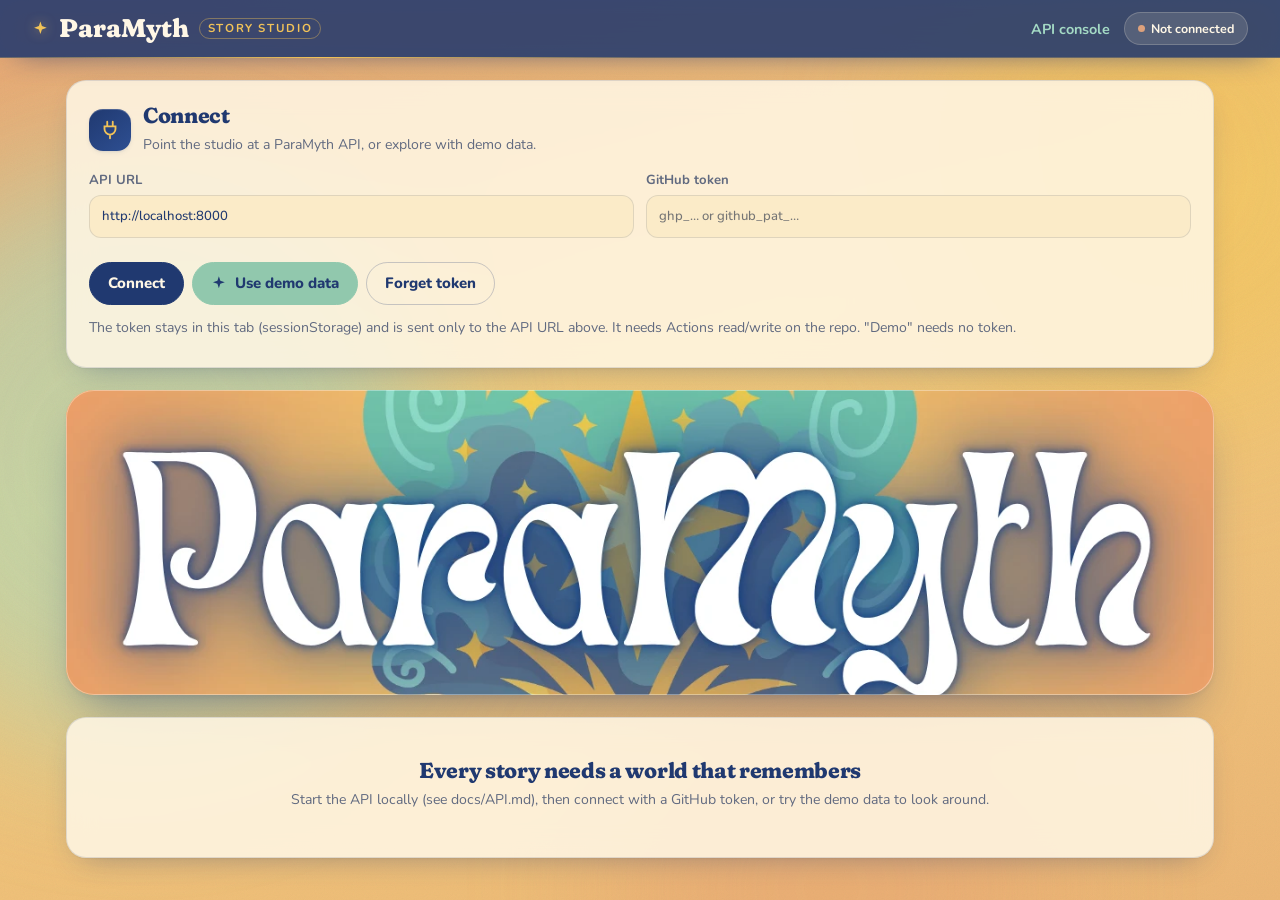
<file: web/index.html>
<!doctype html>
<html lang="en">
<head>
  <meta charset="utf-8">
  <meta name="viewport" content="width=device-width, initial-scale=1">
  <title>ParaMyth</title>
  <meta name="description" content="Start, follow and read ParaMyth story runs.">
  <meta name="theme-color" content="#203970">
  <link rel="icon" href="data:image/svg+xml,%3Csvg xmlns=%22http://www.w3.org/2000/svg%22 viewBox=%220 0 32 32%22%3E%3Crect width=%2232%22 height=%2232%22 rx=%228%22 fill=%22%23203970%22/%3E%3Cpath d=%22M16 4l2.6 8.4L27 16l-8.4 2.6L16 27l-2.6-8.4L5 16l8.4-3.6z%22 fill=%22%23F2C358%22/%3E%3C/svg%3E">
  <link rel="preconnect" href="https://fonts.googleapis.com">
  <link rel="preconnect" href="https://fonts.gstatic.com" crossorigin>
  <link rel="stylesheet" href="https://fonts.googleapis.com/css2?family=Fraunces:opsz,wght,SOFT,WONK@9..144,400..900,0..100,0..1&family=Nunito:wght@400;600;700;800&display=swap">
  <link rel="stylesheet" href="styles.css">
</head>
<body>
  <svg width="0" height="0" style="position:absolute" aria-hidden="true">
    <symbol id="i-spark" viewBox="0 0 24 24"><path d="M12 2l2.2 6.6L21 11l-6.8 2.4L12 20l-2.2-6.6L3 11l6.8-2.4z" fill="currentColor"/></symbol>
    <symbol id="i-seq" viewBox="0 0 24 24"><g fill="none" stroke="currentColor" stroke-width="2" stroke-linecap="round"><rect x="4" y="3" width="16" height="5" rx="2"/><rect x="4" y="16" width="16" height="5" rx="2"/><path d="M12 8v8m-3-3 3 3 3-3"/></g></symbol>
    <symbol id="i-par" viewBox="0 0 24 24"><g fill="none" stroke="currentColor" stroke-width="2" stroke-linecap="round"><circle cx="12" cy="4" r="2"/><path d="M12 6v3M12 9 5 14M12 9l7 5M12 9v5"/><rect x="2" y="15" width="6" height="6" rx="1.5"/><rect x="9" y="15" width="6" height="6" rx="1.5"/><rect x="16" y="15" width="6" height="6" rx="1.5"/></g></symbol>
    <symbol id="i-rec" viewBox="0 0 24 24"><g fill="none" stroke="currentColor" stroke-width="2" stroke-linecap="round"><path d="M4 12a8 8 0 1 0 2.4-5.7"/><path d="M4 4v4h4"/></g></symbol>
    <symbol id="i-refresh" viewBox="0 0 24 24"><g fill="none" stroke="currentColor" stroke-width="2" stroke-linecap="round"><path d="M20 12a8 8 0 1 1-2.4-5.7"/><path d="M20 4v4h-4"/></g></symbol>
    <symbol id="i-book" viewBox="0 0 24 24"><g fill="none" stroke="currentColor" stroke-width="2" stroke-linejoin="round"><path d="M12 6c-2-1.5-5-2-8-1.5V19c3-.5 6 0 8 1.5 2-1.5 5-2 8-1.5V4.5C17 4 14 4.5 12 6z"/><path d="M12 6v14.5"/></g></symbol>
    <symbol id="i-arrow" viewBox="0 0 24 24"><path d="M15 5l-7 7 7 7" fill="none" stroke="currentColor" stroke-width="2.2" stroke-linecap="round" stroke-linejoin="round"/></symbol>
    <symbol id="i-ext" viewBox="0 0 24 24"><g fill="none" stroke="currentColor" stroke-width="2" stroke-linecap="round"><path d="M14 4h6v6M20 4l-9 9"/><path d="M18 14v5a1 1 0 0 1-1 1H5a1 1 0 0 1-1-1V7a1 1 0 0 1 1-1h5"/></g></symbol>
    <symbol id="i-plug" viewBox="0 0 24 24"><g fill="none" stroke="currentColor" stroke-width="2" stroke-linecap="round"><path d="M9 3v5M15 3v5M6 8h12v3a6 6 0 0 1-12 0zM12 17v4"/></g></symbol>
  </svg>

  <div class="ambient" aria-hidden="true"><span></span><span></span><span></span></div>

  <header class="top">
    <a class="brand" href="#/"><svg class="brand-star" aria-hidden="true"><use href="#i-spark"/></svg>ParaMyth <span>Story studio</span></a>
    <nav class="top-nav">
      <a href="console.html" class="nav-link">API console</a>
      <button type="button" id="conn-pill" class="pill" title="Show connection settings"><i class="dot" aria-hidden="true"></i><b>Not connected</b></button>
    </nav>
  </header>

  <section id="connect" class="panel connect reveal">
    <div class="connect-head">
      <span class="icon-tile"><svg><use href="#i-plug"/></svg></span>
      <div>
        <h2>Connect</h2>
        <p class="muted">Point the studio at a ParaMyth API, or explore with demo data.</p>
      </div>
    </div>
    <form id="connect-form">
      <label>API URL
        <input id="api-url" type="url" required placeholder="http://localhost:8000">
      </label>
      <label>GitHub token
        <input id="token" type="password" autocomplete="off" placeholder="ghp_… or github_pat_…">
      </label>
      <div class="row">
        <button type="submit">Connect</button>
        <button type="button" id="use-demo" class="secondary"><svg class="ico"><use href="#i-spark"/></svg>Use demo data</button>
        <button type="button" id="disconnect" class="ghost">Forget token</button>
      </div>
      <p class="hint">The token stays in this tab (sessionStorage) and is sent only to the API URL above.
        It needs Actions read/write on the repo. "Demo" needs no token.</p>
    </form>
    <p id="connect-msg" class="msg" role="status"></p>
  </section>

  <section class="hero" aria-label="ParaMyth">
    <figure class="hero-art">
      <img src="assets/paramyth-banner.webp" width="1280" height="720" alt="ParaMyth: an open storybook with swirling mint and navy smoke and golden stars">
      <svg class="twinkle t1"><use href="#i-spark"/></svg>
      <svg class="twinkle t2"><use href="#i-spark"/></svg>
      <svg class="twinkle t3"><use href="#i-spark"/></svg>
      <svg class="twinkle t4"><use href="#i-spark"/></svg>
      <svg class="twinkle t5"><use href="#i-spark"/></svg>
    </figure>
    <div class="stats" id="stats">
      <div class="stat"><span class="stat-label">Runs</span><strong data-count="0" id="stat-runs">0</strong><span class="stat-sub">in this view</span></div>
      <div class="stat"><span class="stat-label">Succeeded</span><strong data-count="0" id="stat-ok">0</strong><span class="stat-sub" id="stat-rate">—</span></div>
      <div class="stat"><span class="stat-label">In flight</span><strong data-count="0" id="stat-live">0</strong><span class="stat-sub">queued or running</span></div>
      <div class="stat"><span class="stat-label">Story briefs</span><strong data-count="0" id="stat-briefs">0</strong><span class="stat-sub">ready to start</span></div>
    </div>
  </section>

  <main id="view"></main>

  <div class="toasts" id="toasts" role="status" aria-live="polite"></div>

  <template id="tpl-home">
    <div class="grid">
      <section class="panel reveal" style="--i:0">
        <div class="panel-title">
          <span class="icon-tile gold"><svg><use href="#i-spark"/></svg></span>
          <div><h2>Start a run</h2><p class="muted">Pick how scenes get written, then a brief.</p></div>
        </div>
        <div class="segmented" id="mode-tabs" role="tablist"></div>
        <p class="mode-desc" id="mode-desc"></p>
        <form id="start-form">
          <label>Story brief
            <select id="brief" required></select>
          </label>
          <div id="brief-card" class="brief-card"></div>
          <details class="advanced" open>
            <summary>Run settings</summary>
            <div id="mode-inputs" class="mode-inputs"></div>
          </details>
          <button type="submit" class="cta"><span>Start run</span><svg class="ico"><use href="#i-spark"/></svg></button>
          <p id="start-msg" class="msg" role="status"></p>
        </form>
      </section>
      <section class="panel reveal" style="--i:1">
        <div class="panel-head">
          <div class="panel-title">
            <span class="icon-tile mint"><svg><use href="#i-book"/></svg></span>
            <div><h2>Runs</h2><p class="muted">Newest first. Live runs update on their own.</p></div>
          </div>
          <div class="row">
            <select id="runs-mode" aria-label="Filter by mode">
              <option value="">All modes</option>
              <option value="sequential">Sequential</option>
              <option value="parallel">Parallel</option>
              <option value="recovery">Recovery</option>
            </select>
            <button type="button" id="refresh" class="icon-btn" aria-label="Refresh runs" title="Refresh"><svg><use href="#i-refresh"/></svg></button>
          </div>
        </div>
        <ul id="runs" class="runs"></ul>
      </section>
    </div>
  </template>

  <template id="tpl-run">
    <section class="panel run-head reveal" style="--i:0">
      <a href="#/" class="back"><svg class="ico"><use href="#i-arrow"/></svg>All runs</a>
      <div class="panel-head">
        <div>
          <p class="eyebrow" id="run-mode"></p>
          <h1 id="run-title"></h1>
          <p class="muted" id="run-meta"></p>
        </div>
        <div class="ring" id="ring" style="--p:0">
          <svg viewBox="0 0 120 120" aria-hidden="true"><circle class="ring-track" cx="60" cy="60" r="52"/><circle class="ring-fill" cx="60" cy="60" r="52" pathLength="100"/></svg>
          <div class="ring-label"><strong id="ring-pct">0%</strong><span id="run-status" class="badge"></span></div>
        </div>
      </div>
      <div class="progress" id="progress"><div id="progress-bar"></div></div>
      <p class="muted" id="progress-text"></p>
      <ul id="warnings" class="warnings"></ul>
      <div class="row" id="run-actions">
        <button type="button" id="cancel" class="danger" hidden>Cancel run</button>
        <a id="gh-link" class="ghost-link" target="_blank" rel="noopener" hidden>Open on GitHub<svg class="ico"><use href="#i-ext"/></svg></a>
      </div>
      <form id="recover-form" class="recover" hidden>
        <div class="panel-title">
          <span class="icon-tile peach"><svg><use href="#i-rec"/></svg></span>
          <div><h3>Recover this run</h3><p class="muted">Restart from the first unfinished scene or stage.</p></div>
        </div>
        <div class="row wrap">
          <label>Strategy <select name="strategy"><option value="fresh">Fresh run from saved prefix</option><option value="rerun">Rerun failed stage in place</option></select></label>
          <label>Scene <select name="scene"><option>auto</option><option>1</option><option>2</option><option>3</option><option>4</option></select></label>
          <label>Restart stage <select name="restart_stage"><option>auto</option><option>editing</option><option>memory</option><option>scene</option></select></label>
        </div>
        <button type="submit">Recover</button>
        <p id="recover-msg" class="msg" role="status"></p>
      </form>
    </section>
    <section class="panel reveal" style="--i:1">
      <div class="tabs" role="tablist">
        <span class="tab-thumb" aria-hidden="true"></span>
        <button type="button" data-tab="story" class="active">Story</button>
        <button type="button" data-tab="jobs">Jobs</button>
        <button type="button" data-tab="canon">Canon</button>
        <button type="button" data-tab="artifacts">Artifacts</button>
      </div>
      <div id="tab-body" class="tab-body"></div>
    </section>
  </template>

  <script type="module" src="js/app.js"></script>
</body>
</html>
</file>
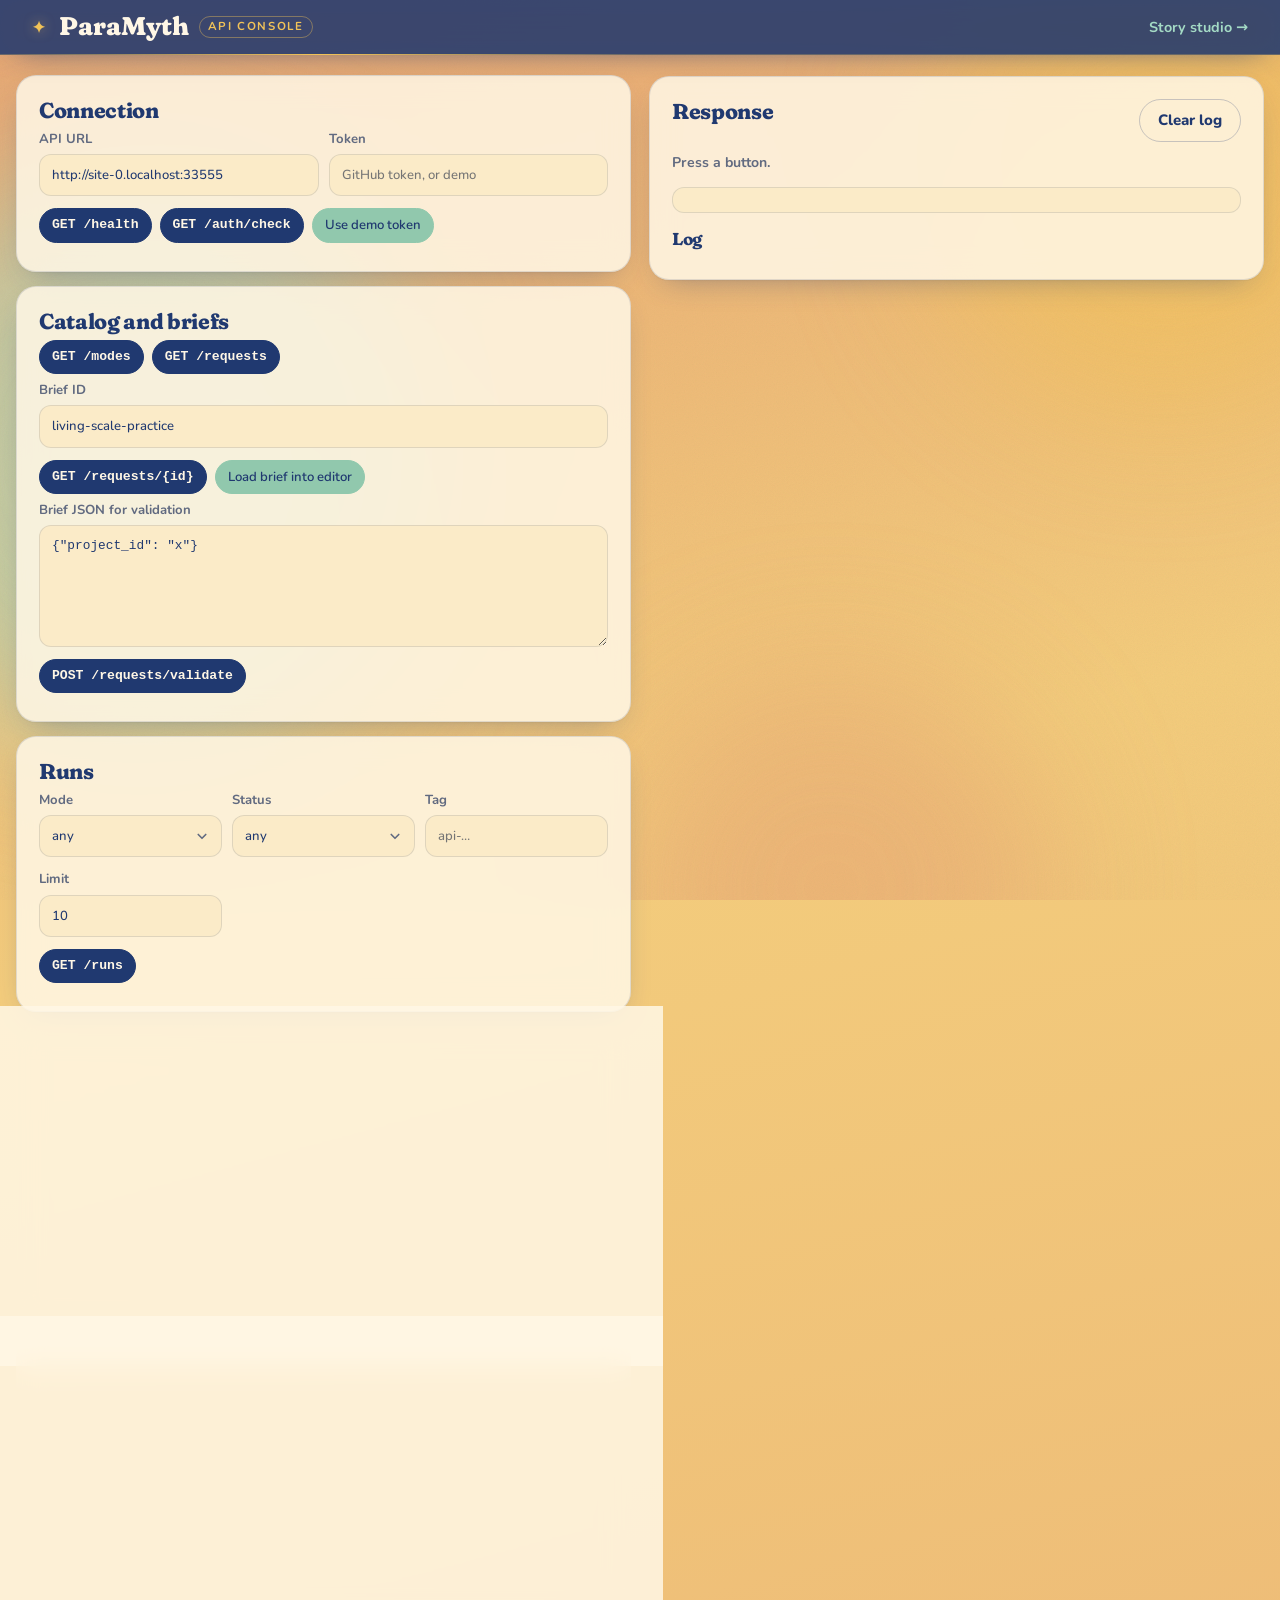
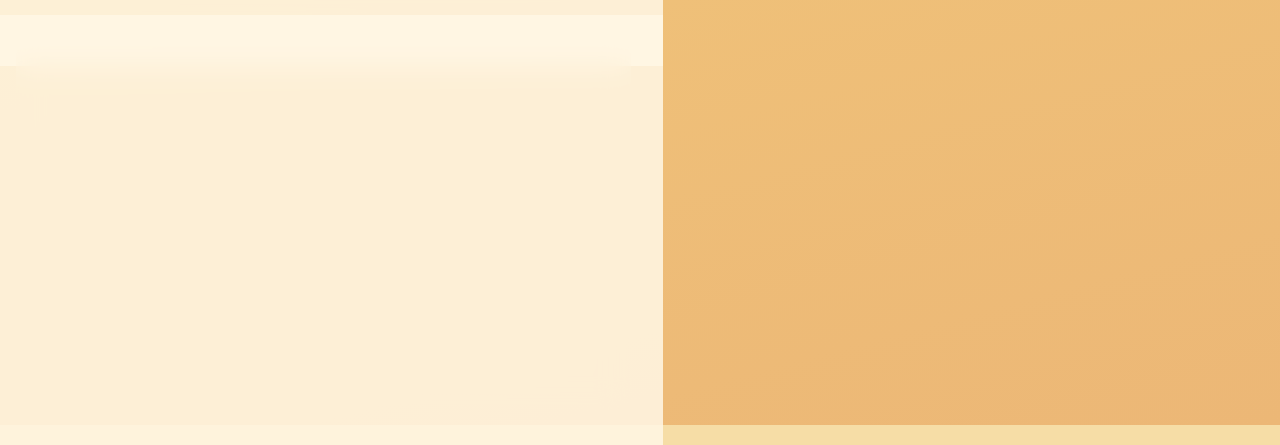
<file: web/console.html>
<!doctype html>
<html lang="en">
<head>
  <meta charset="utf-8">
  <meta name="viewport" content="width=device-width, initial-scale=1">
  <title>ParaMyth API Console</title>
  <meta name="description" content="Test console: one button per ParaMyth API feature, with raw responses.">
  <link rel="icon" href="data:image/svg+xml,%3Csvg xmlns=%22http://www.w3.org/2000/svg%22 viewBox=%220 0 32 32%22%3E%3Crect width=%2232%22 height=%2232%22 rx=%228%22 fill=%22%23203970%22/%3E%3Cpath d=%22M16 4l2.6 8.4L27 16l-8.4 2.6L16 27l-2.6-8.4L5 16l8.4-3.6z%22 fill=%22%23F2C358%22/%3E%3C/svg%3E">
  <link rel="preconnect" href="https://fonts.googleapis.com">
  <link rel="preconnect" href="https://fonts.gstatic.com" crossorigin>
  <link rel="stylesheet" href="https://fonts.googleapis.com/css2?family=Fraunces:opsz,wght,SOFT,WONK@9..144,400..900,0..100,0..1&family=Nunito:wght@400;600;700;800&display=swap">
  <link rel="stylesheet" href="styles.css">
  <link rel="stylesheet" href="console.css">
</head>
<body>
  <div class="ambient" aria-hidden="true"><span></span><span></span><span></span></div>
  <header class="top">
    <a class="brand" href="console.html"><span class="brand-star" aria-hidden="true">✦</span>ParaMyth <span>API console</span></a>
    <a href="index.html" class="nav-link">Story studio →</a>
  </header>

  <div class="console">
    <div class="calls">
      <section class="panel">
        <h2>Connection</h2>
        <div class="fields">
          <label>API URL <input id="c-api" type="url"></label>
          <label>Token <input id="c-token" type="password" autocomplete="off" placeholder="GitHub token, or demo"></label>
        </div>
        <div class="row wrap">
          <button data-call="health">GET /health</button>
          <button data-call="authCheck">GET /auth/check</button>
          <button type="button" id="c-demo" class="secondary">Use demo token</button>
        </div>
      </section>

      <section class="panel">
        <h2>Catalog and briefs</h2>
        <div class="row wrap">
          <button data-call="modes">GET /modes</button>
          <button data-call="listRequests">GET /requests</button>
        </div>
        <div class="fields">
          <label>Brief ID <input id="c-brief" value="living-scale-practice" list="c-briefs"></label>
        </div>
        <datalist id="c-briefs"></datalist>
        <div class="row wrap">
          <button data-call="getRequest">GET /requests/{id}</button>
          <button type="button" id="c-load-brief" class="secondary">Load brief into editor</button>
        </div>
        <label>Brief JSON for validation <textarea id="c-brief-json" rows="5" spellcheck="false">{"project_id": "x"}</textarea></label>
        <button data-call="validateRequest">POST /requests/validate</button>
      </section>

      <section class="panel">
        <h2>Runs</h2>
        <div class="fields">
          <label>Mode <select id="c-list-mode"><option value="">any</option><option>sequential</option><option>parallel</option><option>recovery</option></select></label>
          <label>Status <select id="c-list-status"><option value="">any</option><option>queued</option><option>running</option><option>succeeded</option><option>succeeded_with_warnings</option><option>failed</option><option>cancelled</option></select></label>
          <label>Tag <input id="c-list-tag" placeholder="api-…"></label>
          <label>Limit <input id="c-list-limit" type="number" min="1" max="50" value="10"></label>
        </div>
        <button data-call="listRuns">GET /runs</button>
      </section>

      <section class="panel">
        <h2>Start a run</h2>
        <div class="fields">
          <label>Mode <select id="c-start-mode"><option>sequential</option><option>parallel</option></select></label>
          <label>Brief <input id="c-start-brief" value="living-scale-practice" list="c-briefs"></label>
          <label>Backend <select id="c-start-backend"><option>fixture</option><option>live</option></select></label>
        </div>
        <label>Other inputs (JSON, see GET /modes) <textarea id="c-start-inputs" rows="2" spellcheck="false">{"scene_limit": "1"}</textarea></label>
        <button data-call="startRun" class="warn">POST /runs (starts a real run)</button>
      </section>

      <section class="panel">
        <h2>One run</h2>
        <div class="fields">
          <label>Run ID <input id="c-run" type="number" value="9001"></label>
          <label>Scene ID <input id="c-scene" value="ch01-sc01"></label>
          <label>Artifact name <input id="c-artifact" value="readable-story"></label>
        </div>
        <div class="row wrap">
          <button data-call="getRun">GET /runs/{id}</button>
          <button data-call="story">GET /story</button>
          <button data-call="scene">GET /scenes/{scene}</button>
          <button data-call="canon">GET /canon</button>
          <button data-call="artifacts">GET /artifacts</button>
          <button data-call="downloadArtifact">GET /artifacts/{name}</button>
        </div>
        <div class="row wrap">
          <button type="button" id="c-watch">Watch /events</button>
          <button type="button" id="c-unwatch" class="ghost" disabled>Stop watching</button>
          <button data-call="cancelRun" class="warn">POST /cancel</button>
        </div>
      </section>

      <section class="panel">
        <h2>Recover a failed run</h2>
        <div class="fields">
          <label>Strategy <select id="c-rec-strategy"><option>fresh</option><option>rerun</option></select></label>
          <label>Scene <select id="c-rec-scene"><option>auto</option><option>1</option><option>2</option><option>3</option><option>4</option></select></label>
          <label>Restart stage <select id="c-rec-stage"><option>auto</option><option>editing</option><option>memory</option><option>scene</option></select></label>
          <label>Backend (fresh) <select id="c-rec-backend"><option>live</option><option>fixture</option></select></label>
        </div>
        <label>Inputs (fresh, JSON) <textarea id="c-rec-inputs" rows="2" spellcheck="false">{}</textarea></label>
        <button data-call="recoverRun" class="warn">POST /runs/{id}/recover (starts a real run)</button>
      </section>
    </div>

    <section class="panel output">
      <div class="panel-head">
        <h2>Response</h2>
        <button type="button" id="c-clear" class="ghost">Clear log</button>
      </div>
      <p id="c-status" class="muted">Press a button.</p>
      <pre id="c-out" class="json"></pre>
      <h3>Log</h3>
      <ol id="c-log" class="log"></ol>
    </section>
  </div>

  <script type="module" src="js/console.js"></script>
</body>
</html>
</file>
<file: web/styles.css>
/* ParaMyth design system.
   Palette from the brand art. Tints marked "derived" are lighter or darker steps of a
   palette color, used only where surfaces or text need them for contrast. */
:root {
  --navy: #203970;        /* Midnight Navy */
  --slate: #616A80;       /* Slate Blue */
  --mint: #91C8AD;        /* Mint Green */
  --mint-soft: #A4DAC5;   /* Soft Mint */
  --gold: #F2C358;        /* Golden Yellow */
  --gold-warm: #F0C15E;   /* Warm Gold */
  --apricot: #E9AF74;     /* Apricot */
  --peach: #E7A674;       /* Peach */
  --amber: #ECB776;       /* Amber Peach */
  --parchment: #F3CC7C;   /* Parchment */
  --terracotta: #C78958;  /* Terracotta */
  --ochre: #DDA17C;       /* Soft Ochre */
  --gray: #898685;        /* Muted Gray */

  --bg: linear-gradient(165deg, var(--peach) 0%, var(--parchment) 42%, var(--amber) 100%);
  --bg-flat: #F6DDA6;     /* derived: parchment, lightened */
  --panel: rgba(255, 247, 230, .86); /* derived: parchment, near white */
  --panel-solid: #FFF7E6;
  --well: #FBEBC8;        /* derived: parchment, light */
  --page: #FFF9EC;        /* derived: parchment, paper */
  --text: var(--navy);
  --muted: var(--slate);
  --line: rgba(32, 57, 112, .13);
  --line-strong: rgba(32, 57, 112, .24);
  --accent: var(--navy);
  --accent-text: #FFF7E6;
  --accent-2: var(--mint);
  --ok-bg: var(--mint-soft);
  --warn-bg: var(--parchment);
  --bad-bg: var(--ochre);
  --run-bg: var(--slate);
  --bad-line: var(--terracotta);
  --chip: rgba(243, 204, 124, .38);
  --glow: rgba(242, 195, 88, .55);

  --shadow-sm: 0 1px 2px rgba(32, 57, 112, .08), 0 2px 6px -2px rgba(32, 57, 112, .12);
  --shadow: 0 1px 1px rgba(32, 57, 112, .04), 0 12px 32px -16px rgba(32, 57, 112, .45);
  --shadow-lg: 0 2px 4px rgba(32, 57, 112, .06), 0 24px 48px -20px rgba(32, 57, 112, .55);
  --radius-sm: 10px;
  --radius: 20px;
  --radius-lg: 28px;

  --ease-out: cubic-bezier(.22, 1, .36, 1);
  --ease-spring: cubic-bezier(.34, 1.56, .64, 1);
  --fast: .16s;
  --med: .32s;
  --slow: .6s;

  --font: "Nunito", ui-sans-serif, system-ui, -apple-system, "Segoe UI", sans-serif;
  --display: "Fraunces", "Iowan Old Style", Georgia, serif;
  --serif: "Fraunces", "Iowan Old Style", Georgia, "Times New Roman", serif;
  --mono: ui-monospace, "SFMono-Regular", Menlo, monospace;
  color-scheme: light;
}

@media (prefers-color-scheme: dark) {
  :root {
    --bg: radial-gradient(120% 80% at 50% 0%, #2A4884 0%, var(--navy) 45%, #152750 100%); /* derived navy steps */
    --bg-flat: #182D5C;   /* derived: navy, darker */
    --panel: rgba(28, 52, 102, .82); /* derived: navy */
    --panel-solid: #1C3466;
    --well: #152A56;      /* derived: navy, darker */
    --page: #FBEBCB;      /* derived: parchment, near white (book pages stay light) */
    --text: #FBEBCB;
    --muted: var(--mint-soft);
    --line: rgba(164, 218, 197, .16);
    --line-strong: rgba(164, 218, 197, .3);
    --accent: var(--gold);
    --accent-text: var(--navy);
    --accent-2: var(--mint);
    --ok-bg: var(--mint);
    --warn-bg: var(--gold-warm);
    --bad-bg: var(--ochre);
    --run-bg: var(--mint-soft);
    --bad-line: var(--apricot);
    --chip: rgba(164, 218, 197, .12);
    --glow: rgba(242, 195, 88, .35);
    --shadow-sm: 0 2px 6px -2px rgba(0, 0, 0, .5);
    --shadow: 0 14px 34px -18px rgba(0, 0, 0, .75);
    --shadow-lg: 0 28px 56px -24px rgba(0, 0, 0, .85);
    color-scheme: dark;
  }
}

/* Base */
* { box-sizing: border-box; }
[hidden] { display: none !important; }
html { background: var(--bg-flat); scroll-behavior: smooth; }
body { margin: 0; min-height: 100vh; background: var(--bg) no-repeat; background-size: 100% 100%; color: var(--text); font: 15px/1.55 var(--font); -webkit-font-smoothing: antialiased; position: relative; overflow-x: hidden; }
body::after { /* paper grain */
  content: ""; position: fixed; inset: 0; pointer-events: none; z-index: 0; opacity: .07; mix-blend-mode: multiply;
  background-image: url("data:image/svg+xml,%3Csvg xmlns='http://www.w3.org/2000/svg' width='160' height='160'%3E%3Cfilter id='n'%3E%3CfeTurbulence type='fractalNoise' baseFrequency='.9' numOctaves='2' stitchTiles='stitch'/%3E%3C/filter%3E%3Crect width='100%25' height='100%25' filter='url(%23n)'/%3E%3C/svg%3E");
}
body > *:not(.ambient):not(.toasts):not(.top) { position: relative; z-index: 1; }
h1, h2, h3 { font-family: var(--display); font-variation-settings: "SOFT" 100, "WONK" 1; color: var(--text); letter-spacing: -.015em; }
h1 { font-size: clamp(1.6rem, 3vw, 2.3rem); font-weight: 800; line-height: 1.1; margin: 0 0 .35rem; }
h2 { font-size: 1.35rem; font-weight: 750; margin: 0 0 .3rem; line-height: 1.2; }
h3 { font-size: 1.08rem; font-weight: 700; margin: 0 0 .3rem; }
a { color: var(--accent); text-underline-offset: 3px; }
p { margin: 0 0 .4rem; }
:focus-visible { outline: 3px solid var(--gold); outline-offset: 2px; border-radius: 6px; }
::selection { background: var(--mint-soft); color: var(--navy); }
.ico { width: 1.05em; height: 1.05em; flex: none; vertical-align: -.15em; }

/* Ambient background: three blurred blobs drifting slowly */
.ambient { position: fixed; inset: 0; z-index: 0; pointer-events: none; overflow: hidden; }
.ambient span { position: absolute; border-radius: 50%; filter: blur(70px); opacity: .55; animation: drift 26s var(--ease-out) infinite alternate; }
.ambient span:nth-child(1) { width: 46vw; height: 46vw; left: -12vw; top: 18vh; background: var(--mint-soft); }
.ambient span:nth-child(2) { width: 38vw; height: 38vw; right: -10vw; top: -8vh; background: var(--gold); animation-duration: 32s; animation-delay: -8s; }
.ambient span:nth-child(3) { width: 34vw; height: 34vw; right: 18vw; bottom: -16vw; background: var(--peach); animation-duration: 38s; animation-delay: -16s; }
@media (prefers-color-scheme: dark) { .ambient span { opacity: .22; } }
@keyframes drift {
  0% { transform: translate3d(0, 0, 0) scale(1); }
  50% { transform: translate3d(6vw, -4vh, 0) scale(1.12); }
  100% { transform: translate3d(-4vw, 5vh, 0) scale(.94); }
}

/* Header */
.top { display: flex; justify-content: space-between; align-items: center; gap: 12px; padding: 12px clamp(16px, 3vw, 32px); background: rgba(32, 57, 112, .88); backdrop-filter: blur(14px) saturate(1.4); -webkit-backdrop-filter: blur(14px) saturate(1.4); color: #FFF7E6; box-shadow: 0 10px 30px -18px rgba(32, 57, 112, .9); position: sticky; top: 0; z-index: 20; border-bottom: 1px solid rgba(242, 195, 88, .25); }
.top::after { content: ""; position: absolute; left: 0; right: 0; bottom: -1px; height: 1px; background: linear-gradient(90deg, transparent, var(--gold), transparent); background-size: 50% 100%; background-repeat: no-repeat; animation: scan 6s linear infinite; }
@keyframes scan { from { background-position: -50% 0; } to { background-position: 150% 0; } }
.top a.muted, .top .muted { color: var(--mint-soft); }
.brand { display: inline-flex; align-items: center; gap: 10px; text-decoration: none; color: #FFF7E6; font-family: var(--display); font-variation-settings: "SOFT" 100, "WONK" 1; font-weight: 800; font-size: 1.6rem; line-height: 1; }
.brand span:not(.brand-star) { font-family: var(--font); font-weight: 700; font-size: .72rem; letter-spacing: .14em; text-transform: uppercase; color: var(--gold); padding: 4px 8px; border: 1px solid rgba(242, 195, 88, .4); border-radius: 999px; }
.brand-star { color: var(--gold); width: 1.05rem; height: 1.05rem; font-size: 1rem; display: inline-block; filter: drop-shadow(0 0 6px var(--glow)); animation: spin 14s linear infinite; }
.brand:hover .brand-star { animation-duration: 2s; }
@keyframes spin { to { transform: rotate(360deg); } }
.top-nav { display: flex; align-items: center; gap: 14px; }
.nav-link { color: var(--mint-soft); text-decoration: none; font-weight: 700; font-size: .9rem; position: relative; padding: 4px 0; }
.nav-link::after { content: ""; position: absolute; left: 0; right: 0; bottom: 0; height: 2px; border-radius: 2px; background: var(--gold); transform: scaleX(0); transform-origin: right; transition: transform var(--med) var(--ease-out); }
.nav-link:hover::after { transform: scaleX(1); transform-origin: left; }

/* Hero */
.hero { max-width: 1180px; margin: 22px auto 0; padding: 0 16px; }
.hero-art { margin: 0; position: relative; border-radius: var(--radius-lg); overflow: hidden; box-shadow: var(--shadow-lg); background: var(--parchment); aspect-ratio: 1280 / 340; animation: rise var(--slow) var(--ease-out) both; isolation: isolate; }
.hero-art::after { content: ""; position: absolute; inset: 0; border-radius: inherit; box-shadow: inset 0 0 0 1px rgba(255, 255, 255, .35); pointer-events: none; }
.hero-art img { width: 100%; height: 100%; object-fit: cover; object-position: center 40%; display: block; animation: kenburns 24s ease-in-out infinite alternate; }
@keyframes kenburns { from { transform: scale(1.02); } to { transform: scale(1.09) translateY(-1.5%); } }
.twinkle { position: absolute; color: #FFF7E6; width: 18px; height: 18px; filter: drop-shadow(0 0 8px rgba(255, 247, 230, .9)); animation: twinkle 3.2s ease-in-out infinite; opacity: 0; }
.t1 { left: 8%; top: 22%; animation-delay: .2s; }
.t2 { left: 22%; top: 70%; width: 12px; height: 12px; animation-delay: 1.4s; }
.t3 { right: 10%; top: 18%; width: 22px; height: 22px; animation-delay: .8s; color: var(--gold); }
.t4 { right: 24%; top: 74%; width: 14px; height: 14px; animation-delay: 2.1s; }
.t5 { left: 48%; top: 10%; width: 12px; height: 12px; animation-delay: 2.7s; color: var(--gold); }
@keyframes twinkle {
  0%, 100% { opacity: 0; transform: scale(.3) rotate(0deg); }
  45% { opacity: 1; transform: scale(1) rotate(45deg); }
  60% { opacity: .9; transform: scale(.85) rotate(60deg); }
}
.stats { display: grid; grid-template-columns: repeat(4, minmax(0, 1fr)); gap: 12px; margin-top: 14px; }
.stat { background: var(--panel); backdrop-filter: blur(12px); -webkit-backdrop-filter: blur(12px); border: 1px solid var(--line); border-radius: var(--radius); padding: 14px 16px; box-shadow: var(--shadow-sm); display: grid; gap: 2px; animation: rise var(--slow) var(--ease-out) both; transition: transform var(--med) var(--ease-out), box-shadow var(--med) var(--ease-out); }
.stat:nth-child(1) { animation-delay: .08s; } .stat:nth-child(2) { animation-delay: .14s; } .stat:nth-child(3) { animation-delay: .2s; } .stat:nth-child(4) { animation-delay: .26s; }
.stat:hover { transform: translateY(-3px); box-shadow: var(--shadow); }
.stat-label { font-size: .72rem; font-weight: 800; letter-spacing: .12em; text-transform: uppercase; color: var(--muted); }
.stat strong { font-family: var(--display); font-variation-settings: "SOFT" 100, "WONK" 1; font-size: 2.1rem; line-height: 1.05; font-weight: 800; font-variant-numeric: tabular-nums; }
.stat-sub { font-size: .8rem; color: var(--muted); }
.stat:nth-child(2) strong { text-shadow: 0 2px 0 var(--mint-soft); }
.stat:nth-child(3) strong { text-shadow: 0 2px 0 var(--gold); }

/* Layout */
main, .connect { max-width: 1180px; margin: 22px auto; padding: 0 16px; }
.panel { background: var(--panel); backdrop-filter: blur(14px); -webkit-backdrop-filter: blur(14px); border: 1px solid var(--line); border-radius: var(--radius); padding: 22px; margin-bottom: 18px; box-shadow: var(--shadow); }
.connect.panel { margin: 22px auto; max-width: 1148px; }
.connect.collapsed { display: none; }
.connect-head, .panel-title { display: flex; gap: 12px; align-items: center; margin-bottom: 14px; }
.panel-title p, .connect-head p { margin: 0; }
.connect form { display: grid; grid-template-columns: 1fr 1fr; gap: 12px; align-items: end; }
.connect .row, .connect .hint { grid-column: 1 / -1; }
.grid { display: grid; grid-template-columns: minmax(0, 5fr) minmax(0, 6fr); gap: 18px; align-items: start; }
.welcome { text-align: center; padding: 40px 22px; }

.icon-tile { width: 42px; height: 42px; flex: none; display: grid; place-items: center; border-radius: 14px; background: linear-gradient(140deg, var(--navy), #2E4F92); color: var(--gold); box-shadow: var(--shadow-sm), inset 0 1px 0 rgba(255, 255, 255, .2); }
.icon-tile svg { width: 22px; height: 22px; }
.icon-tile.gold { background: linear-gradient(140deg, var(--gold), var(--apricot)); color: var(--navy); }
.icon-tile.mint { background: linear-gradient(140deg, var(--mint-soft), var(--mint)); color: var(--navy); }
.icon-tile.peach { background: linear-gradient(140deg, var(--amber), var(--terracotta)); color: var(--navy); }
.eyebrow { display: inline-flex; align-items: center; gap: 6px; font-size: .72rem; font-weight: 800; letter-spacing: .14em; text-transform: uppercase; color: var(--muted); margin-bottom: 6px; }

/* Entrance motion */
.reveal, .calls .panel, .output { animation: rise var(--slow) var(--ease-out) both; animation-delay: calc(var(--i, 0) * 90ms); }
.calls .panel:nth-child(2) { --i: 1; } .calls .panel:nth-child(3) { --i: 2; } .calls .panel:nth-child(4) { --i: 3; } .calls .panel:nth-child(5) { --i: 4; } .calls .panel:nth-child(6) { --i: 5; }
.output { --i: 1; }
@keyframes rise { from { opacity: 0; transform: translateY(14px) scale(.985); } to { opacity: 1; transform: none; } }
@keyframes fade { from { opacity: 0; } to { opacity: 1; } }

/* Forms */
label { display: grid; gap: 5px; font-size: .82rem; font-weight: 700; color: var(--muted); margin-bottom: 12px; }
input, select, textarea { font: inherit; font-weight: 500; color: var(--text); background: var(--well); border: 1.5px solid var(--line); border-radius: 12px; padding: 10px 12px; width: 100%; transition: border-color var(--fast), box-shadow var(--med) var(--ease-out), background var(--fast); }
input:hover, select:hover, textarea:hover { border-color: var(--line-strong); }
input:focus, select:focus, textarea:focus { outline: none; border-color: var(--mint); box-shadow: 0 0 0 4px rgba(145, 200, 173, .35); background: var(--panel-solid); }
input[type="checkbox"] { width: 18px; height: 18px; accent-color: var(--navy); }
select { appearance: none; -webkit-appearance: none; padding-right: 36px; background-image: url("data:image/svg+xml,%3Csvg xmlns='http://www.w3.org/2000/svg' viewBox='0 0 24 24'%3E%3Cpath d='M7 10l5 5 5-5' fill='none' stroke='%23616A80' stroke-width='2.2' stroke-linecap='round' stroke-linejoin='round'/%3E%3C/svg%3E"); background-repeat: no-repeat; background-position: right 10px center; background-size: 18px; }

button, .ghost-link { font: inherit; font-weight: 800; border: 1.5px solid var(--accent); background: var(--accent); color: var(--accent-text); border-radius: 999px; padding: 9px 18px; cursor: pointer; text-decoration: none; display: inline-flex; align-items: center; gap: 8px; position: relative; overflow: hidden; transition: transform var(--fast) var(--ease-out), box-shadow var(--med) var(--ease-out), background var(--fast), color var(--fast), border-color var(--fast); }
button:hover:not(:disabled), .ghost-link:hover { transform: translateY(-1px); box-shadow: 0 8px 18px -10px rgba(32, 57, 112, .7); }
button:active:not(:disabled) { transform: translateY(0) scale(.97); }
button.secondary { background: var(--accent-2); border-color: var(--accent-2); color: var(--navy); }
button.secondary:hover:not(:disabled) { background: var(--mint-soft); }
button.ghost, .ghost-link { background: transparent; color: var(--text); border-color: var(--line-strong); }
button.ghost:hover:not(:disabled), .ghost-link:hover { background: var(--chip); }
button.danger { background: transparent; color: var(--text); border-color: var(--terracotta); border-style: dashed; }
button.danger:hover:not(:disabled) { background: var(--ochre); color: var(--navy); }
button:disabled { opacity: .5; cursor: progress; }
.cta { padding: 12px 24px; font-size: 1rem; background: linear-gradient(135deg, var(--navy), #2E4F92); border-color: transparent; box-shadow: 0 10px 22px -12px rgba(32, 57, 112, .9); }
@media (prefers-color-scheme: dark) { .cta { background: linear-gradient(135deg, var(--gold), var(--apricot)); } }
.cta::after { content: ""; position: absolute; inset: 0; background: linear-gradient(115deg, transparent 30%, rgba(255, 247, 230, .45) 50%, transparent 70%); transform: translateX(-120%); transition: transform .7s var(--ease-out); }
.cta:hover::after { transform: translateX(120%); }
.cta .ico { transition: transform var(--med) var(--ease-spring); }
.cta:hover .ico { transform: rotate(90deg) scale(1.2); }
.cta:disabled .ico { animation: spin 1s linear infinite; }
.icon-btn { width: 40px; height: 40px; padding: 0; justify-content: center; background: transparent; color: var(--text); border-color: var(--line-strong); }
.icon-btn svg { width: 18px; height: 18px; }
.icon-btn:hover:not(:disabled) { background: var(--chip); }
.icon-btn.spin svg { animation: spin .7s var(--ease-out); }

.row { display: flex; gap: 8px; align-items: center; flex-wrap: wrap; }
.row.wrap label { flex: 1 1 160px; }
.muted, .hint { color: var(--muted); font-size: .88rem; }
.msg { min-height: 1.2em; font-size: .88rem; margin: 8px 0 0; font-weight: 700; }
.msg:empty { min-height: 0; margin: 0; }
.msg.error { color: var(--text); border-left: 4px solid var(--bad-line); padding-left: 10px; animation: shake .4s var(--ease-out); }
.msg.ok { color: var(--text); border-left: 4px solid var(--mint); padding-left: 10px; }
@keyframes shake { 20%, 60% { transform: translateX(-4px); } 40%, 80% { transform: translateX(4px); } }

/* Pills and badges */
.pill, .badge, .chip { display: inline-flex; align-items: center; gap: 6px; font-size: .74rem; font-weight: 800; padding: 4px 11px; border-radius: 999px; background: var(--chip); color: var(--text); white-space: nowrap; border: 1px solid var(--line); }
#conn-pill { cursor: pointer; font: inherit; font-size: .78rem; font-weight: 800; background: rgba(97, 106, 128, .7); color: #FFF7E6; border: 1px solid rgba(255, 247, 230, .2); padding: 6px 13px; }
#conn-pill .dot { background: var(--ochre); }
#conn-pill.on { background: var(--mint); color: var(--navy); }
#conn-pill.on .dot { background: var(--navy); animation: pulse 2s ease-out infinite; }
.dot { width: 7px; height: 7px; border-radius: 50%; background: currentColor; display: inline-block; flex: none; }
.badge.succeeded { background: var(--ok-bg); color: var(--navy); border-color: transparent; }
.badge.succeeded_with_warnings { background: var(--warn-bg); color: var(--navy); border-color: transparent; }
.badge.failed { background: var(--bad-bg); color: var(--navy); border-color: var(--bad-line); }
.badge.running, .badge.queued { background: var(--run-bg); color: var(--panel-solid); border-color: transparent; }
.badge.running .dot, .badge.queued .dot { animation: pulse 1.6s ease-out infinite; }
.badge.cancelled { background: transparent; color: var(--muted); border-color: var(--gray); }
@keyframes pulse { 0% { box-shadow: 0 0 0 0 currentColor; } 70% { box-shadow: 0 0 0 7px transparent; } 100% { box-shadow: 0 0 0 0 transparent; } }

/* Segmented control and tabs, with a sliding thumb */
.segmented, .tabs { position: relative; display: inline-flex; gap: 2px; padding: 4px; background: var(--chip); border: 1px solid var(--line); border-radius: 999px; margin-bottom: 12px; max-width: 100%; overflow-x: auto; scrollbar-width: none; }
.segmented button, .tabs button { position: relative; z-index: 1; background: transparent; border: none; color: var(--muted); border-radius: 999px; padding: 7px 16px; font-weight: 800; box-shadow: none; }
.segmented button:hover:not(:disabled), .tabs button:hover:not(:disabled) { transform: none; box-shadow: none; color: var(--text); }
.segmented button.active, .tabs button.active { color: var(--accent-text); }
.tab-thumb { position: absolute; z-index: 0; top: 4px; bottom: 4px; left: 0; width: 0; border-radius: 999px; background: var(--accent); box-shadow: 0 6px 14px -8px rgba(32, 57, 112, .9); transition: transform .45s var(--ease-spring), width .45s var(--ease-spring); }
.mode-desc { color: var(--muted); font-size: .9rem; background: var(--well); border-radius: var(--radius-sm); padding: 10px 12px; margin-bottom: 14px; border: 1px dashed var(--line-strong); }

.panel-head { display: flex; justify-content: space-between; align-items: flex-start; gap: 12px; margin-bottom: 10px; flex-wrap: wrap; }
.panel-head .panel-title { margin-bottom: 0; }
.panel-head select { width: auto; }

.brief-card { font-size: .88rem; color: var(--muted); background: linear-gradient(135deg, var(--well), var(--panel-solid)); border: 1px solid var(--line); border-left: 4px solid var(--gold); border-radius: 14px; padding: 12px 14px; margin-bottom: 14px; }
.brief-card:empty { display: none; }
.brief-card strong { color: var(--text); font-family: var(--display); font-variation-settings: "SOFT" 100, "WONK" 1; font-size: 1.08rem; display: block; margin-bottom: 6px; }
.brief-card p { margin: 8px 0 0; }
.facts { display: flex; flex-wrap: wrap; gap: 6px; }
.facts span { font-size: .74rem; font-weight: 800; color: var(--text); background: var(--chip); border-radius: 999px; padding: 2px 9px; }

details.advanced { border: 1px solid var(--line); border-radius: 14px; padding: 4px 14px; margin-bottom: 16px; background: var(--well); }
details.advanced summary { cursor: pointer; font-weight: 800; padding: 8px 0; list-style: none; display: flex; justify-content: space-between; align-items: center; }
details.advanced summary::-webkit-details-marker { display: none; }
details.advanced summary::after { content: ""; width: 9px; height: 9px; border-right: 2px solid currentColor; border-bottom: 2px solid currentColor; transform: rotate(45deg); transition: transform var(--med) var(--ease-out); margin-right: 4px; }
details.advanced[open] summary::after { transform: rotate(-135deg); }
details.advanced[open] .mode-inputs { animation: fade var(--med) var(--ease-out); }
.mode-inputs { display: grid; grid-template-columns: 1fr 1fr; gap: 0 12px; padding-top: 4px; }
.mode-inputs label:has(input[type="text"]) { grid-column: 1 / -1; }

/* Runs list */
.runs { list-style: none; margin: 0; padding: 0; display: grid; gap: 8px; }
.run-card { animation: rise .5s var(--ease-out) both; animation-delay: calc(var(--i, 0) * 55ms); }
.run-card a { display: grid; grid-template-columns: auto minmax(0, 1fr) auto; align-items: center; gap: 12px; padding: 12px; border: 1px solid var(--line); border-radius: 16px; color: inherit; text-decoration: none; background: var(--panel-solid); transition: transform var(--med) var(--ease-out), box-shadow var(--med) var(--ease-out), border-color var(--fast); }
.run-card a:hover { transform: translateY(-2px); box-shadow: var(--shadow); border-color: var(--line-strong); }
.run-card a:hover .mode-tile { transform: rotate(-6deg) scale(1.06); }
.run-text { display: grid; min-width: 0; }
.mode-tile { width: 38px; height: 38px; display: grid; place-items: center; border-radius: 12px; background: var(--chip); color: var(--text); transition: transform var(--med) var(--ease-spring); }
.mode-tile svg { width: 20px; height: 20px; }
.mode-tile.sequential { background: var(--mint-soft); color: var(--navy); }
.mode-tile.parallel { background: var(--parchment); color: var(--navy); }
.mode-tile.recovery { background: var(--ochre); color: var(--navy); }
.runs .title { font-weight: 800; overflow: hidden; text-overflow: ellipsis; white-space: nowrap; }
.runs .meta { color: var(--muted); font-size: .8rem; }
.empty { color: var(--muted); padding: 16px 4px; font-style: italic; }
.empty-state { display: grid; justify-items: center; gap: 4px; text-align: center; padding: 34px 12px; color: var(--muted); border: 1.5px dashed var(--line-strong); border-radius: 18px; }
.empty-state strong { font-family: var(--display); font-size: 1.1rem; color: var(--text); }
.empty-art { width: 46px; height: 46px; color: var(--gold); animation: float 4s ease-in-out infinite; }
@keyframes float { 50% { transform: translateY(-6px) rotate(-4deg); } }

/* Skeleton loaders */
.skeleton-row { display: grid; grid-template-columns: 38px 1fr 80px; gap: 12px; align-items: center; padding: 12px; border-radius: 16px; border: 1px solid var(--line); animation: fade .3s both; animation-delay: calc(var(--i, 0) * 60ms); }
.skeleton-row span { height: 12px; border-radius: 999px; background: linear-gradient(90deg, var(--chip) 25%, rgba(255, 247, 230, .7) 50%, var(--chip) 75%); background-size: 200% 100%; animation: shimmer 1.3s linear infinite; }
.skeleton-row span:first-child { height: 38px; border-radius: 12px; }
@media (prefers-color-scheme: dark) { .skeleton-row span { background-image: linear-gradient(90deg, var(--chip) 25%, rgba(164, 218, 197, .22) 50%, var(--chip) 75%); } }
@keyframes shimmer { from { background-position: 200% 0; } to { background-position: -200% 0; } }

/* Run page */
.back { display: inline-flex; align-items: center; gap: 4px; font-size: .86rem; font-weight: 800; text-decoration: none; margin-bottom: 10px; padding: 4px 10px 4px 6px; border-radius: 999px; transition: background var(--fast), transform var(--fast); }
.back:hover { background: var(--chip); transform: translateX(-2px); }
.run-head .panel-head { align-items: center; }
.ring { position: relative; width: 112px; height: 112px; flex: none; }
.ring svg { width: 100%; height: 100%; transform: rotate(-90deg); }
.ring circle { fill: none; stroke-width: 10; }
.ring-track { stroke: var(--chip); }
.ring-fill { stroke: var(--mint); stroke-linecap: round; stroke-dasharray: 100; stroke-dashoffset: calc(100 - var(--p, 0)); transition: stroke-dashoffset 1s var(--ease-out), stroke .3s; filter: drop-shadow(0 0 4px rgba(145, 200, 173, .6)); }
.ring[data-status="running"] .ring-fill, .ring[data-status="queued"] .ring-fill { stroke: var(--gold); }
.ring[data-status="failed"] .ring-fill { stroke: var(--terracotta); filter: none; }
.ring[data-status="running"] svg { animation: breathe 2.4s ease-in-out infinite; }
@keyframes breathe { 50% { transform: rotate(-90deg) scale(1.04); } }
.ring-label { position: absolute; inset: 0; display: grid; place-content: center; justify-items: center; gap: 4px; }
.ring-label strong { font-family: var(--display); font-size: 1.4rem; font-weight: 800; line-height: 1; font-variant-numeric: tabular-nums; }
.ring-label .badge { font-size: .62rem; padding: 2px 7px; }
.progress { height: 10px; background: var(--chip); border-radius: 999px; overflow: hidden; margin: 14px 0 6px; }
.progress div { height: 100%; width: 0; background: linear-gradient(90deg, var(--mint), var(--gold)); border-radius: 999px; transition: width 1s var(--ease-out); }
.progress.live div { background-image: repeating-linear-gradient(45deg, rgba(255, 255, 255, .35) 0 8px, transparent 8px 16px), linear-gradient(90deg, var(--mint), var(--gold)); background-size: 32px 32px, 100% 100%; animation: stripes .8s linear infinite; }
@keyframes stripes { to { background-position: 32px 0, 0 0; } }
.warnings { color: var(--text); font-size: .88rem; padding: 10px 14px 10px 30px; background: var(--well); border-left: 4px solid var(--apricot); border-radius: 12px; }
.warnings:empty { display: none; }
.recover { border-top: 1px dashed var(--line-strong); margin-top: 16px; padding-top: 16px; animation: fade var(--med) both; }

.tab-body { animation: fade var(--med) var(--ease-out); min-height: 120px; }

/* Story reader */
.story-head { display: flex; align-items: center; gap: 10px; flex-wrap: wrap; margin-bottom: 10px; }
.story-head h2 { margin: 0; }
.scene-list { display: flex; flex-wrap: wrap; gap: 6px; margin-bottom: 16px; }
.scene-list button { background: var(--chip); color: var(--text); border-color: transparent; font-size: .8rem; padding: 5px 12px; }
.scene-list button small { color: var(--muted); font-weight: 700; }
.scene-list button:hover:not(:disabled) { background: var(--mint-soft); color: var(--navy); }
.scene-list button.active { background: var(--accent); color: var(--accent-text); }
.scene-list button.active small { color: inherit; opacity: .75; }
.scene-list .dot { width: 6px; height: 6px; background: var(--gray); }
.scene-list .dot.s-accepted, .scene-list .dot.s-reviewed, .scene-list .dot.s-succeeded { background: var(--mint); }
.scene-list .dot.s-failed, .scene-list .dot.s-rejected { background: var(--terracotta); }
.book { background: var(--page); color: #203970; border-radius: 6px 18px 18px 6px; padding: clamp(22px, 4vw, 48px) clamp(18px, 5vw, 64px); box-shadow: var(--shadow), inset 14px 0 18px -14px rgba(32, 57, 112, .35); border: 1px solid var(--line); position: relative; max-height: 72vh; overflow: auto; scrollbar-color: var(--ochre) transparent; }
.book::before { content: ""; position: absolute; top: 0; bottom: 0; left: 0; width: 4px; background: linear-gradient(var(--gold), var(--terracotta)); border-radius: 6px 0 0 6px; }
.prose { font-family: var(--serif); font-size: 1.1rem; line-height: 1.8; white-space: pre-wrap; max-width: 68ch; margin: 0 auto; color: #203970; }
.prose::first-letter { font-family: var(--display); font-variation-settings: "SOFT" 100, "WONK" 1; font-size: 3.4em; font-weight: 800; float: left; line-height: .9; margin: .06em .1em 0 0; color: var(--terracotta); }
.scene-meta { font-family: var(--font); font-size: .78rem; font-weight: 800; letter-spacing: .1em; text-transform: uppercase; color: var(--slate); }

/* Job timeline */
.timeline { list-style: none; margin: 0; padding: 0 0 0 4px; font-size: .9rem; position: relative; }
.timeline li { display: grid; grid-template-columns: 20px minmax(0, 1fr) auto; gap: 12px; align-items: center; padding: 9px 0; position: relative; animation: rise .45s var(--ease-out) both; animation-delay: calc(min(var(--i, 0), 24) * 40ms); }
.timeline li::before { content: ""; position: absolute; left: 9px; top: 0; bottom: 0; width: 2px; background: var(--line-strong); }
.timeline li:first-child::before { top: 50%; }
.timeline li:last-child::before { bottom: 50%; }
.timeline a, .timeline span:not([class]) { overflow: hidden; text-overflow: ellipsis; white-space: nowrap; font-weight: 700; }
.timeline .node { position: relative; z-index: 1; width: 20px; height: 20px; border-radius: 50%; background: var(--panel-solid); border: 3px solid var(--gray); }
.t-succeeded .node { border-color: var(--mint); background: var(--mint); box-shadow: inset 0 0 0 3px var(--panel-solid); }
.t-failed .node { border-color: var(--terracotta); background: var(--terracotta); box-shadow: inset 0 0 0 3px var(--panel-solid); }
.t-running .node { border-color: var(--gold); color: var(--gold); animation: pulse 1.6s ease-out infinite; }
.timeline [class^="s-"] { font-size: .74rem; font-weight: 800; text-transform: uppercase; letter-spacing: .06em; padding: 2px 9px; border-radius: 999px; background: var(--chip); }
.timeline .s-succeeded { background: var(--ok-bg); color: var(--navy); }
.timeline .s-failed { background: var(--bad-bg); color: var(--navy); }
.timeline .s-running { background: var(--gold); color: var(--navy); }
.jobs { list-style: none; padding: 0; margin: 0; font-size: .88rem; }
.jobs li { display: flex; justify-content: space-between; align-items: center; gap: 12px; padding: 9px 0; border-bottom: 1px dashed var(--line); }
.jobs .s-queued, .jobs .s-skipped, .jobs .s-cancelled { color: var(--muted); }

.memories { list-style: none; padding: 0; margin: 0; display: grid; gap: 8px; }
.memories li { padding: 10px 12px; border: 1px solid var(--line); border-radius: 12px; background: var(--panel-solid); animation: rise .45s var(--ease-out) both; animation-delay: calc(var(--i, 0) * 35ms); }
.memories .kind { font-size: .68rem; font-weight: 800; text-transform: uppercase; letter-spacing: .08em; color: var(--navy); background: var(--mint-soft); padding: 2px 8px; border-radius: 999px; margin-right: 8px; }
pre.json { background: var(--well); padding: 12px; border-radius: 12px; overflow: auto; font: .8rem/1.5 var(--mono); max-height: 360px; border: 1px solid var(--line); }

/* Toasts */
.toasts { position: fixed; right: 18px; bottom: 18px; z-index: 50; display: grid; gap: 10px; width: min(360px, calc(100vw - 36px)); }
.toast { display: flex; align-items: center; gap: 10px; padding: 12px 14px; border-radius: 14px; background: var(--navy); color: #FFF7E6; font-weight: 700; font-size: .9rem; box-shadow: var(--shadow-lg); border: 1px solid rgba(242, 195, 88, .35); position: relative; overflow: hidden; animation: toast-in .45s var(--ease-spring) both; }
.toast .ico { color: var(--gold); width: 18px; height: 18px; }
.toast.ok .ico { color: var(--mint-soft); }
.toast.error { border-color: var(--terracotta); }
.toast.error .ico { color: var(--apricot); }
.toast::after { content: ""; position: absolute; left: 0; bottom: 0; height: 3px; width: 100%; background: var(--gold); transform-origin: left; animation: deplete 4.2s linear forwards; }
.toast.ok::after { background: var(--mint); }
.toast.error::after { background: var(--terracotta); }
.toast.leaving { animation: toast-out .4s var(--ease-out) forwards; }
@keyframes toast-in { from { opacity: 0; transform: translateY(16px) scale(.94); } }
@keyframes toast-out { to { opacity: 0; transform: translateX(24px); } }
@keyframes deplete { to { transform: scaleX(0); } }

/* Route changes */
::view-transition-old(root) { animation: .22s var(--ease-out) both vt-out; }
::view-transition-new(root) { animation: .38s var(--ease-out) both vt-in; }
@keyframes vt-out { to { opacity: 0; transform: translateY(-6px); } }
@keyframes vt-in { from { opacity: 0; transform: translateY(8px); } }

/* Responsive */
@media (max-width: 960px) { .stats { grid-template-columns: repeat(2, minmax(0, 1fr)); } }
@media (max-width: 860px) {
  .grid, .connect form, .mode-inputs { grid-template-columns: 1fr; }
  .top { padding: 10px 16px; }
  .brand { font-size: 1.35rem; }
  .brand span:not(.brand-star) { display: none; }
  .hero-art { aspect-ratio: 16 / 7; }
  .ring { width: 88px; height: 88px; }
  .ring-label .badge { display: none; }
}
@media (max-width: 420px) { .stat strong { font-size: 1.7rem; } }

@media (prefers-reduced-motion: reduce) {
  *, *::before, *::after { animation-duration: .001ms !important; animation-iteration-count: 1 !important; transition-duration: .001ms !important; scroll-behavior: auto !important; }
}
</file>
<file: web/console.css>
.console { display: grid; grid-template-columns: minmax(0, 1fr) minmax(0, 1fr); gap: 18px; max-width: 1280px; margin: 20px auto; padding: 0 16px; }
@media (max-width: 900px) { .console { grid-template-columns: 1fr; } }
.calls .panel { margin-bottom: 14px; }
.fields { display: grid; grid-template-columns: repeat(auto-fit, minmax(150px, 1fr)); gap: 0 10px; }
.calls button { font-size: .82rem; padding: 6px 12px; margin-bottom: 6px; font-family: var(--mono); font-weight: 600; }
.calls button.secondary, .calls button.ghost { font-family: var(--font); }
button.warn { background: transparent; color: var(--text); border-color: var(--terracotta); border-style: dashed; }
button.warn:hover:not(:disabled) { background: var(--ochre); color: var(--navy); }
textarea { font-family: var(--mono); font-size: .8rem; resize: vertical; }
.output { position: sticky; top: 76px; align-self: start; max-height: calc(100vh - 96px); overflow: auto; }
.output pre.json { max-height: 55vh; white-space: pre-wrap; word-break: break-word; }
#c-status { font-weight: 700; }
#c-status.ok { color: var(--text); border-left: 4px solid var(--mint); padding-left: 8px; }
#c-status.err { color: var(--text); border-left: 4px solid var(--terracotta); padding-left: 8px; }
.log { font-family: var(--mono); font-size: .78rem; padding-left: 22px; margin: 0; }
.log li { padding: 2px 0; }
.log li::marker { color: var(--muted); }
.log .ok { color: var(--text); }
.log .ok::marker { color: var(--mint); }
.log .err { color: var(--text); font-weight: 700; }
.log .err::marker { color: var(--terracotta); }
.log .ev { color: var(--muted); }
</file>
